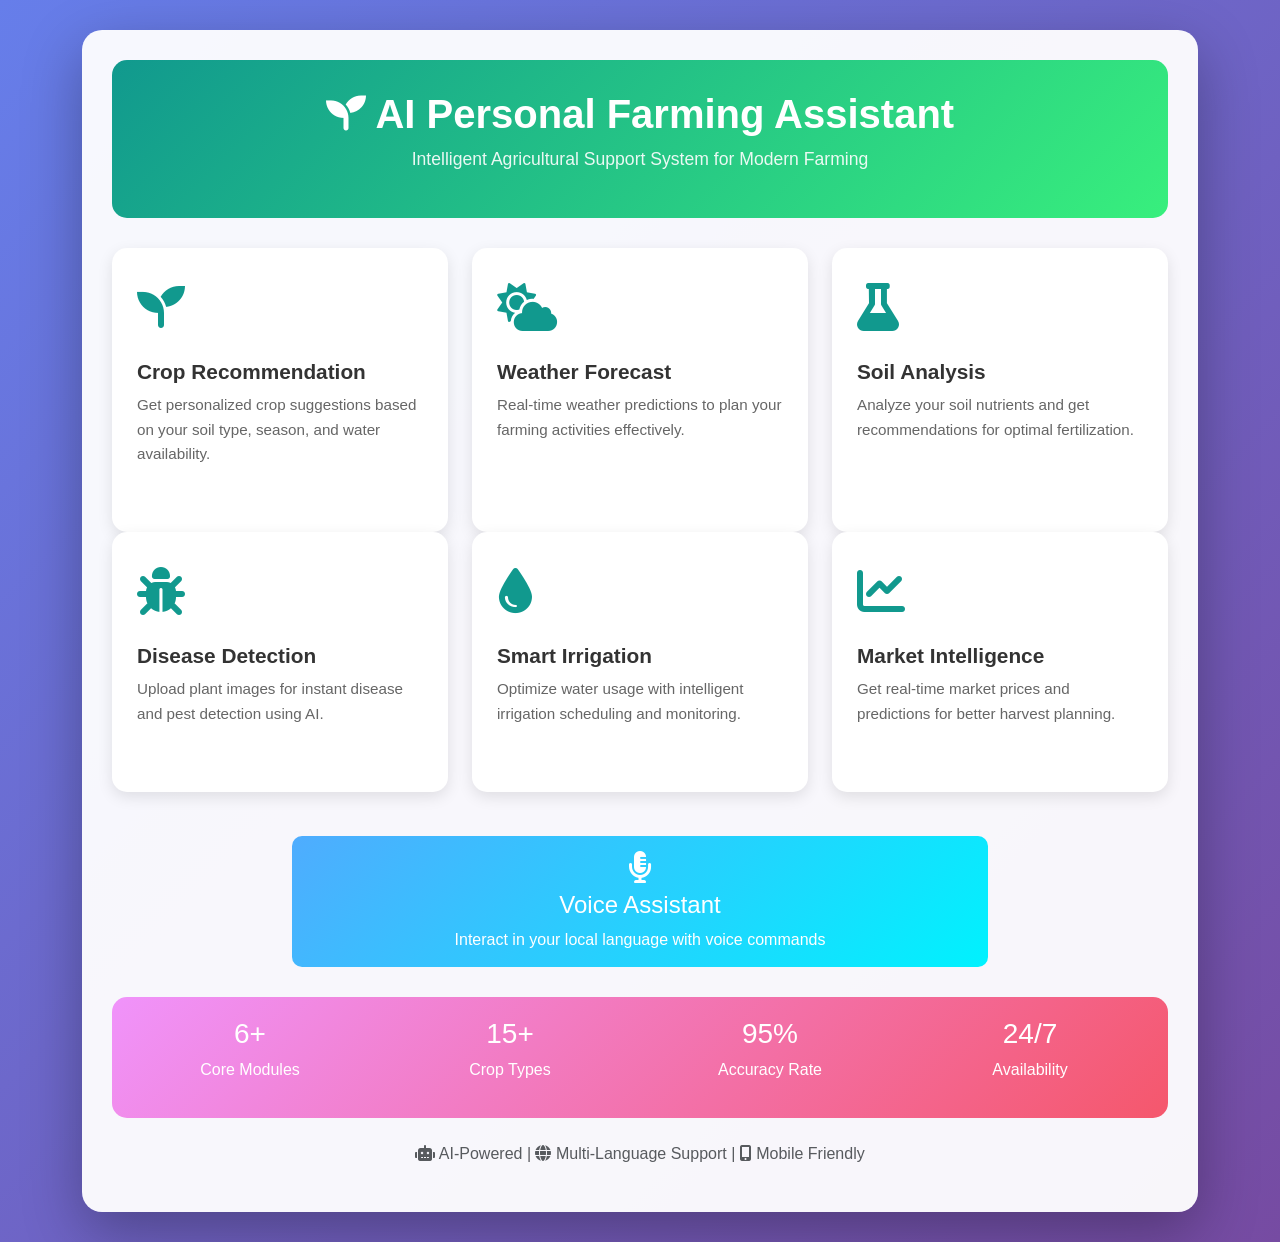
<file: templates/index.html>
<!-- templates/index.html -->
<!DOCTYPE html>
<html lang="en">
<head>
    <meta charset="UTF-8">
    <meta name="viewport" content="width=device-width, initial-scale=1.0">
    <title>AI Personal Farming Assistant</title>
    <link href="https://cdn.jsdelivr.net/npm/bootstrap@5.1.3/dist/css/bootstrap.min.css" rel="stylesheet">
    <link rel="stylesheet" href="https://cdnjs.cloudflare.com/ajax/libs/font-awesome/6.0.0/css/all.min.css">
    <style>
        body {
            background: linear-gradient(135deg, #667eea 0%, #764ba2 100%);
            min-height: 100vh;
            font-family: 'Segoe UI', Tahoma, Geneva, Verdana, sans-serif;
        }
        .main-card {
            background: rgba(255, 255, 255, 0.95);
            border-radius: 20px;
            padding: 30px;
            margin: 30px auto;
            box-shadow: 0 20px 60px rgba(0,0,0,0.3);
            max-width: 1200px;
        }
        .header {
            text-align: center;
            padding: 30px 0;
            background: linear-gradient(135deg, #11998e, #38ef7d);
            border-radius: 15px;
            margin-bottom: 30px;
            color: white;
        }
        .header h1 {
            font-size: 2.5rem;
            font-weight: 700;
        }
        .header p {
            font-size: 1.1rem;
            opacity: 0.9;
        }
        .feature-card {
            background: white;
            border-radius: 15px;
            padding: 25px;
            margin-bottom: 25px;
            box-shadow: 0 5px 15px rgba(0,0,0,0.1);
            transition: all 0.3s ease;
            cursor: pointer;
            height: 100%;
        }
        .feature-card:hover {
            transform: translateY(-10px);
            box-shadow: 0 15px 30px rgba(0,0,0,0.2);
        }
        .feature-icon {
            font-size: 3rem;
            margin-bottom: 15px;
            color: #11998e;
        }
        .feature-title {
            font-size: 1.3rem;
            font-weight: 600;
            color: #333;
        }
        .feature-desc {
            color: #666;
            font-size: 0.95rem;
            line-height: 1.6;
        }
        .btn-custom {
            background: linear-gradient(135deg, #11998e, #38ef7d);
            border: none;
            color: white;
            font-weight: 600;
            padding: 10px 25px;
            border-radius: 50px;
            transition: all 0.3s ease;
        }
        .btn-custom:hover {
            transform: scale(1.05);
            box-shadow: 0 5px 15px rgba(56, 239, 125, 0.4);
        }
        .stats {
            background: linear-gradient(135deg, #f093fb, #f5576c);
            border-radius: 15px;
            padding: 20px;
            margin-top: 30px;
            color: white;
        }
        .voice-option {
            background: linear-gradient(135deg, #4facfe, #00f2fe);
            border-radius: 10px;
            padding: 15px;
            text-align: center;
            color: white;
            margin-top: 20px;
        }
        @media (max-width: 768px) {
            .header h1 {
                font-size: 1.8rem;
            }
            .feature-card {
                margin-bottom: 15px;
            }
        }
    </style>
</head>
<body>
    <div class="container">
        <div class="main-card">
            <div class="header">
                <h1><i class="fas fa-seedling"></i> AI Personal Farming Assistant</h1>
                <p>Intelligent Agricultural Support System for Modern Farming</p>
            </div>

            <div class="row">
                <div class="col-md-6 col-lg-4">
                    <div class="feature-card" onclick="window.location.href='/crop-recommendation'">
                        <div class="feature-icon"><i class="fas fa-seedling"></i></div>
                        <h3 class="feature-title">Crop Recommendation</h3>
                        <p class="feature-desc">Get personalized crop suggestions based on your soil type, season, and water availability.</p>
                    </div>
                </div>
                <div class="col-md-6 col-lg-4">
                    <div class="feature-card" onclick="window.location.href='/weather-forecast'">
                        <div class="feature-icon"><i class="fas fa-cloud-sun"></i></div>
                        <h3 class="feature-title">Weather Forecast</h3>
                        <p class="feature-desc">Real-time weather predictions to plan your farming activities effectively.</p>
                    </div>
                </div>
                <div class="col-md-6 col-lg-4">
                    <div class="feature-card" onclick="window.location.href='/soil-analysis'">
                        <div class="feature-icon"><i class="fas fa-flask"></i></div>
                        <h3 class="feature-title">Soil Analysis</h3>
                        <p class="feature-desc">Analyze your soil nutrients and get recommendations for optimal fertilization.</p>
                    </div>
                </div>
                <div class="col-md-6 col-lg-4">
                    <div class="feature-card" onclick="window.location.href='/disease-detection'">
                        <div class="feature-icon"><i class="fas fa-bug"></i></div>
                        <h3 class="feature-title">Disease Detection</h3>
                        <p class="feature-desc">Upload plant images for instant disease and pest detection using AI.</p>
                    </div>
                </div>
                <div class="col-md-6 col-lg-4">
                    <div class="feature-card" onclick="window.location.href='/irrigation-management'">
                        <div class="feature-icon"><i class="fas fa-tint"></i></div>
                        <h3 class="feature-title">Smart Irrigation</h3>
                        <p class="feature-desc">Optimize water usage with intelligent irrigation scheduling and monitoring.</p>
                    </div>
                </div>
                <div class="col-md-6 col-lg-4">
                    <div class="feature-card" onclick="window.location.href='/market-prediction'">
                        <div class="feature-icon"><i class="fas fa-chart-line"></i></div>
                        <h3 class="feature-title">Market Intelligence</h3>
                        <p class="feature-desc">Get real-time market prices and predictions for better harvest planning.</p>
                    </div>
                </div>
            </div>

            <div class="row mt-4">
                <div class="col-md-8 mx-auto">
                    <div class="voice-option" onclick="window.location.href='/voice-assistant'">
                        <i class="fas fa-microphone-alt fa-2x mb-2"></i>
                        <h4>Voice Assistant</h4>
                        <p class="mb-0">Interact in your local language with voice commands</p>
                    </div>
                </div>
            </div>

            <div class="stats">
                <div class="row text-center">
                    <div class="col-md-3 col-6">
                        <h3>6+</h3>
                        <p>Core Modules</p>
                    </div>
                    <div class="col-md-3 col-6">
                        <h3>15+</h3>
                        <p>Crop Types</p>
                    </div>
                    <div class="col-md-3 col-6">
                        <h3>95%</h3>
                        <p>Accuracy Rate</p>
                    </div>
                    <div class="col-md-3 col-6">
                        <h3>24/7</h3>
                        <p>Availability</p>
                    </div>
                </div>
            </div>

            <div class="text-center mt-4">
                <p class="text-muted">
                    <i class="fas fa-robot"></i> AI-Powered | <i class="fas fa-globe"></i> Multi-Language Support | 
                    <i class="fas fa-mobile-alt"></i> Mobile Friendly
                </p>
            </div>
        </div>
    </div>

    <script src="https://cdn.jsdelivr.net/npm/bootstrap@5.1.3/dist/js/bootstrap.bundle.min.js"></script>
</body>
</html>
</file>
